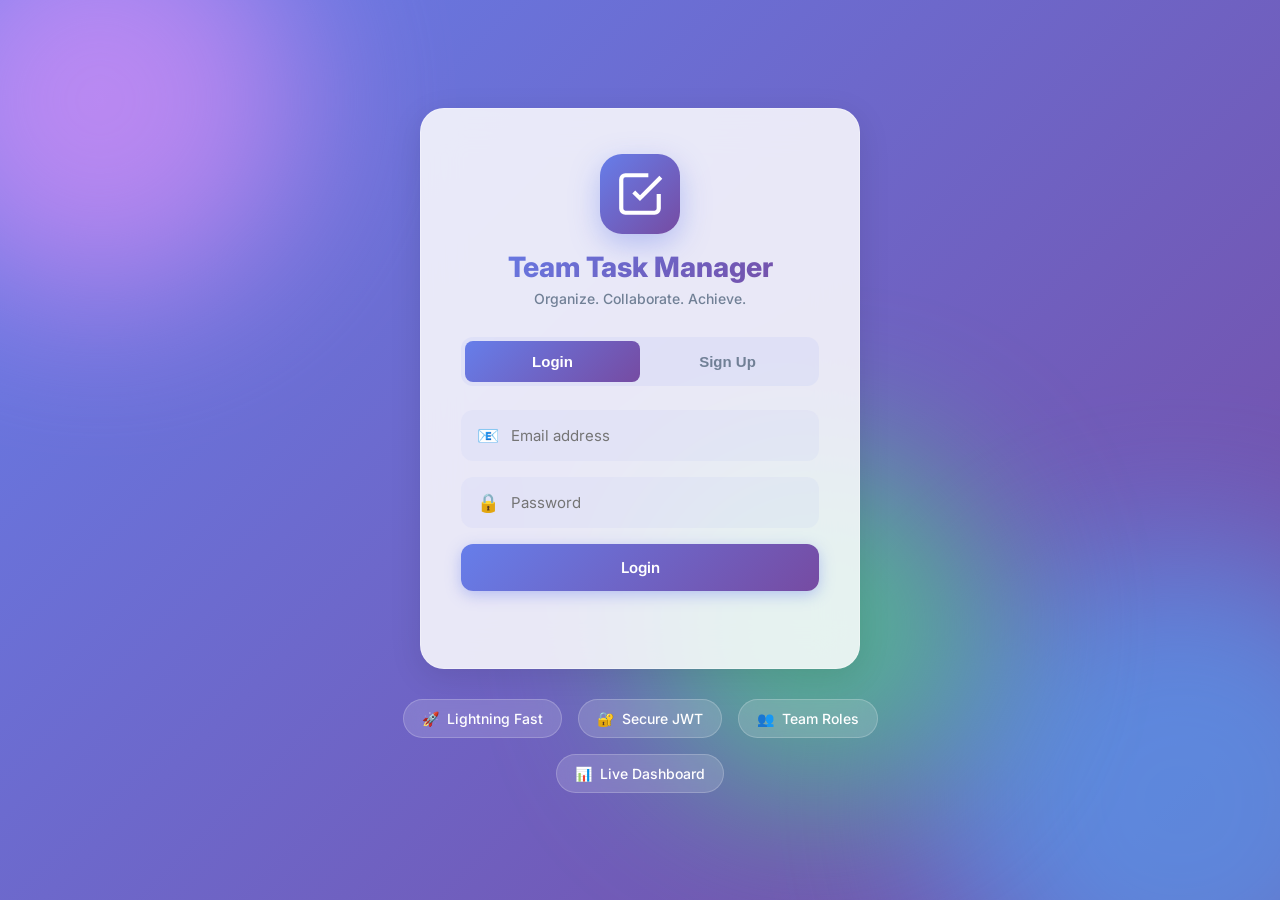
<file: static/index.html>
<!DOCTYPE html>
<html lang="en">
<head>
  <meta charset="UTF-8">
  <meta name="viewport" content="width=device-width, initial-scale=1.0">
  <title>Team Task Manager - Login</title>
  <link rel="stylesheet" href="/static/style.css">
  <link href="https://fonts.googleapis.com/css2?family=Inter:wght@400;500;600;700;800&display=swap" rel="stylesheet">
</head>
<body class="auth-page">
  <div class="bg-animation">
    <div class="bg-blob blob-1"></div>
    <div class="bg-blob blob-2"></div>
    <div class="bg-blob blob-3"></div>
    <div class="particles" id="particles"></div>
  </div>

  <div class="auth-container">
    <div class="auth-box glass">
      <div class="auth-header">
        <div class="logo-icon">
          <svg width="50" height="50" viewBox="0 0 24 24" fill="none" stroke="currentColor" stroke-width="2">
            <path d="M9 11l3 3L22 4"/>
            <path d="M21 12v7a2 2 0 01-2 2H5a2 2 0 01-2-2V5a2 2 0 012-2h11"/>
          </svg>
        </div>
        <h1>Team Task Manager</h1>
        <p class="tagline">Organize. Collaborate. Achieve.</p>
      </div>

      <div class="tabs">
        <button class="tab active" data-tab="login" onclick="switchTab('login', event)">
          <span>Login</span>
        </button>
        <button class="tab" data-tab="signup" onclick="switchTab('signup', event)">
          <span>Sign Up</span>
        </button>
        <div class="tab-indicator"></div>
      </div>

      <form id="login-form" class="auth-form">
        <div class="input-group">
          <span class="input-icon">📧</span>
          <input type="email" id="login-email" placeholder="Email address" required>
        </div>
        <div class="input-group">
          <span class="input-icon">🔒</span>
          <input type="password" id="login-password" placeholder="Password" required>
        </div>
        <button type="submit" class="btn-primary ripple">
          <span class="btn-text">Login</span>
          <span class="btn-loader hidden"></span>
        </button>
      </form>

      <form id="signup-form" class="auth-form hidden">
        <div class="input-group">
          <span class="input-icon">👤</span>
          <input type="text" id="signup-name" placeholder="Full name" required minlength="2">
        </div>
        <div class="input-group">
          <span class="input-icon">📧</span>
          <input type="email" id="signup-email" placeholder="Email address" required>
        </div>
        <div class="input-group">
          <span class="input-icon">🔒</span>
          <input type="password" id="signup-password" placeholder="Password (min 6 chars)" required minlength="6">
        </div>
        <div class="input-group">
          <span class="input-icon">⚡</span>
          <select id="signup-role">
            <option value="member">👥 Member</option>
            <option value="admin">👑 Admin</option>
          </select>
        </div>
        <button type="submit" class="btn-primary ripple">
          <span class="btn-text">Create Account</span>
          <span class="btn-loader hidden"></span>
        </button>
      </form>

      <p id="auth-msg" class="msg"></p>
    </div>

    <div class="features-preview">
      <div class="feature-item" style="--delay: 0.1s">
        <span class="feature-icon">🚀</span>
        <span>Lightning Fast</span>
      </div>
      <div class="feature-item" style="--delay: 0.2s">
        <span class="feature-icon">🔐</span>
        <span>Secure JWT</span>
      </div>
      <div class="feature-item" style="--delay: 0.3s">
        <span class="feature-icon">👥</span>
        <span>Team Roles</span>
      </div>
      <div class="feature-item" style="--delay: 0.4s">
        <span class="feature-icon">📊</span>
        <span>Live Dashboard</span>
      </div>
    </div>
  </div>

  <div id="toast-container"></div>

  <script>
    const particlesContainer = document.getElementById('particles');
    for (let i = 0; i < 30; i++) {
      const particle = document.createElement('div');
      particle.className = 'particle';
      particle.style.left = Math.random() * 100 + '%';
      particle.style.animationDelay = Math.random() * 20 + 's';
      particle.style.animationDuration = (15 + Math.random() * 15) + 's';
      particlesContainer.appendChild(particle);
    }

    function showToast(message, type = 'info') {
      const toast = document.createElement('div');
      toast.className = `toast toast-${type}`;
      toast.innerHTML = `<span>${type === 'success' ? '✅' : type === 'error' ? '❌' : 'ℹ️'}</span> ${message}`;
      document.getElementById('toast-container').appendChild(toast);
      setTimeout(() => toast.classList.add('show'), 10);
      setTimeout(() => {
        toast.classList.remove('show');
        setTimeout(() => toast.remove(), 300);
      }, 3000);
    }

    function switchTab(tab, event) {
      document.querySelectorAll('.tab').forEach(t => t.classList.remove('active'));
      event.target.closest('.tab').classList.add('active');
      const indicator = document.querySelector('.tab-indicator');
      indicator.style.transform = tab === 'login' ? 'translateX(0)' : 'translateX(100%)';
      document.getElementById('login-form').classList.toggle('hidden', tab !== 'login');
      document.getElementById('signup-form').classList.toggle('hidden', tab !== 'signup');
      document.getElementById('auth-msg').textContent = '';
    }

    function setLoading(form, isLoading) {
      const btn = form.querySelector('button[type="submit"]');
      const text = btn.querySelector('.btn-text');
      const loader = btn.querySelector('.btn-loader');
      btn.disabled = isLoading;
      text.classList.toggle('hidden', isLoading);
      loader.classList.toggle('hidden', !isLoading);
    }

    document.getElementById('login-form').addEventListener('submit', async (e) => {
      e.preventDefault();
      setLoading(e.target, true);
      const email = document.getElementById('login-email').value;
      const password = document.getElementById('login-password').value;
      try {
        const fd = new FormData();
        fd.append('username', email);
        fd.append('password', password);
        const res = await fetch('/api/auth/login', { method: 'POST', body: fd });
        const data = await res.json();
        if (!res.ok) throw new Error(data.detail || 'Login failed');
        localStorage.setItem('token', data.access_token);
        localStorage.setItem('user', JSON.stringify(data.user));
        showToast('Welcome back! Redirecting...', 'success');
        setTimeout(() => window.location.href = '/dashboard', 800);
      } catch (err) {
        showToast(err.message, 'error');
        setLoading(e.target, false);
      }
    });

    document.getElementById('signup-form').addEventListener('submit', async (e) => {
      e.preventDefault();
      setLoading(e.target, true);
      const body = {
        name: document.getElementById('signup-name').value,
        email: document.getElementById('signup-email').value,
        password: document.getElementById('signup-password').value,
        role: document.getElementById('signup-role').value,
      };
      try {
        const res = await fetch('/api/auth/signup', {
          method: 'POST',
          headers: { 'Content-Type': 'application/json' },
          body: JSON.stringify(body),
        });
        const data = await res.json();
        if (!res.ok) throw new Error(data.detail || 'Signup failed');
        localStorage.setItem('token', data.access_token);
        localStorage.setItem('user', JSON.stringify(data.user));
        showToast('Account created! Redirecting...', 'success');
        setTimeout(() => window.location.href = '/dashboard', 800);
      } catch (err) {
        showToast(err.message, 'error');
        setLoading(e.target, false);
      }
    });

    document.querySelectorAll('.ripple').forEach(btn => {
      btn.addEventListener('click', function(e) {
        const ripple = document.createElement('span');
        ripple.className = 'ripple-effect';
        const rect = this.getBoundingClientRect();
        ripple.style.left = (e.clientX - rect.left) + 'px';
        ripple.style.top = (e.clientY - rect.top) + 'px';
        this.appendChild(ripple);
        setTimeout(() => ripple.remove(), 600);
      });
    });
  </script>
</body>
</html>
</file>
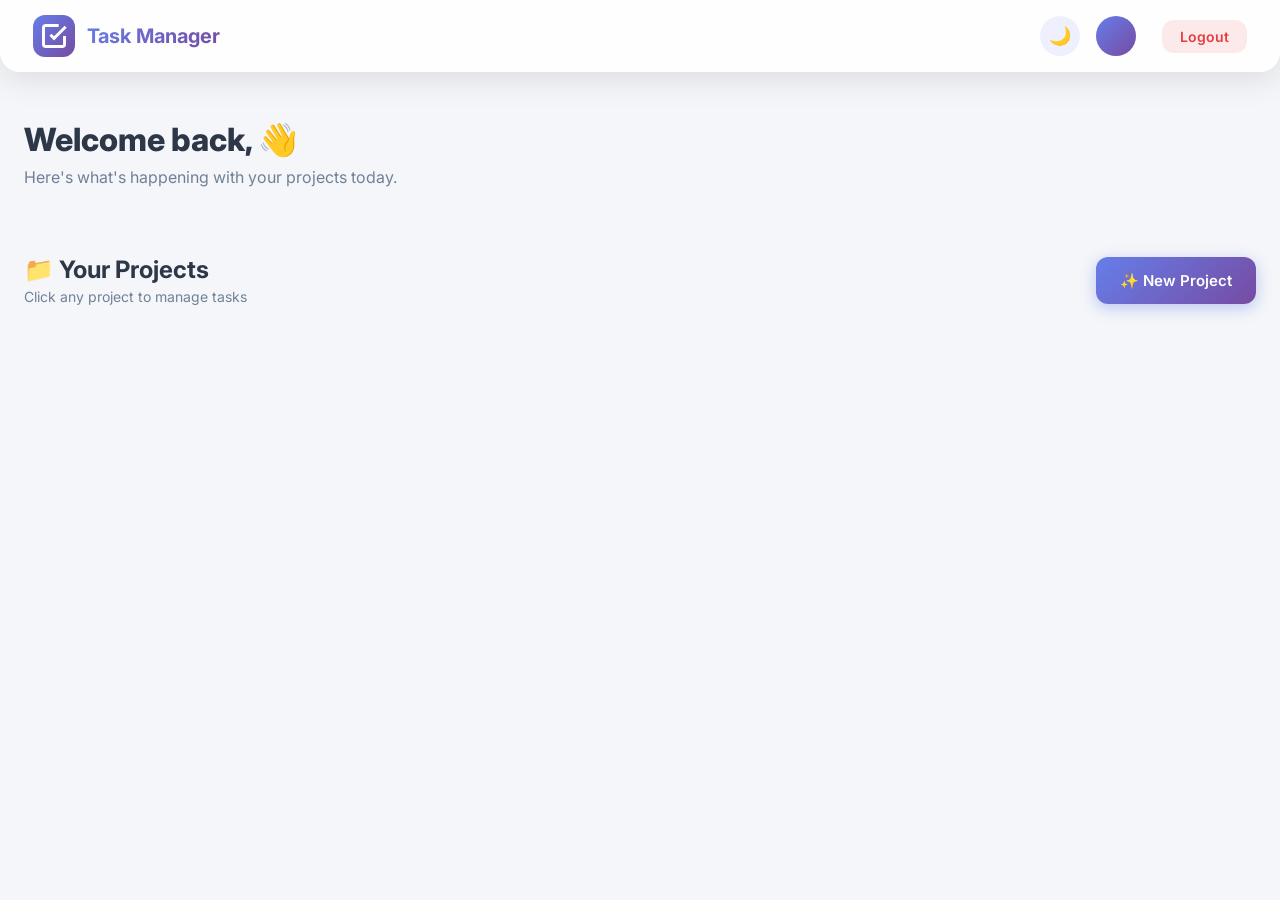
<file: static/dashboard.html>
<!DOCTYPE html>
<html lang="en">
<head>
  <meta charset="UTF-8">
  <meta name="viewport" content="width=device-width, initial-scale=1.0">
  <title>Dashboard - Team Task Manager</title>
  <link rel="stylesheet" href="/static/style.css">
  <link href="https://fonts.googleapis.com/css2?family=Inter:wght@400;500;600;700;800&display=swap" rel="stylesheet">
</head>
<body>
  <nav class="navbar glass">
    <div class="nav-left">
      <div class="logo-icon-small">
        <svg width="28" height="28" viewBox="0 0 24 24" fill="none" stroke="currentColor" stroke-width="2.5">
          <path d="M9 11l3 3L22 4"/>
          <path d="M21 12v7a2 2 0 01-2 2H5a2 2 0 01-2-2V5a2 2 0 012-2h11"/>
        </svg>
      </div>
      <h2>Task Manager</h2>
    </div>
    <div class="nav-right">
      <button class="theme-toggle" onclick="toggleTheme()" title="Toggle theme">
        <span id="theme-icon">🌙</span>
      </button>
      <div class="user-badge">
        <div class="avatar" id="user-avatar"></div>
        <div class="user-meta">
          <span id="user-name"></span>
          <span class="user-role" id="user-role"></span>
        </div>
      </div>
      <button class="btn-logout ripple" onclick="logout()">
        <span>Logout</span>
      </button>
    </div>
  </nav>

  <div class="container">
    <section class="hero">
      <h1 class="welcome-text">Welcome back, <span id="welcome-name" class="gradient-text"></span> 👋</h1>
      <p class="subtitle">Here's what's happening with your projects today.</p>
    </section>

    <section class="stats" id="stats"></section>

    <section class="section-block">
      <div class="section-header">
        <div>
          <h2>📁 Your Projects</h2>
          <p class="section-subtitle">Click any project to manage tasks</p>
        </div>
        <button class="btn-primary ripple" onclick="showCreateProject()">
          <span>✨ New Project</span>
        </button>
      </div>
      <div id="projects-list" class="grid"></div>
    </section>

    <section id="tasks-section" class="section-block hidden">
      <div class="section-header">
        <div>
          <h2 id="project-title"></h2>
          <p class="section-subtitle" id="project-desc"></p>
        </div>
        <div class="action-buttons">
          <button id="add-member-btn" class="btn-secondary ripple" onclick="showAddMember()">
            <span>👥 Add Member</span>
          </button>
          <button class="btn-primary ripple" onclick="showCreateTask()">
            <span>➕ New Task</span>
          </button>
        </div>
      </div>
      <div id="members-list" class="members"></div>
      <div class="kanban">
        <div class="column" data-status="todo">
          <div class="column-header">
            <h3>📝 To Do</h3>
            <span class="count" id="count-todo">0</span>
          </div>
          <div class="tasks" data-status="todo"></div>
        </div>
        <div class="column" data-status="in_progress">
          <div class="column-header">
            <h3>⚙️ In Progress</h3>
            <span class="count" id="count-in_progress">0</span>
          </div>
          <div class="tasks" data-status="in_progress"></div>
        </div>
        <div class="column" data-status="done">
          <div class="column-header">
            <h3>✅ Done</h3>
            <span class="count" id="count-done">0</span>
          </div>
          <div class="tasks" data-status="done"></div>
        </div>
      </div>
    </section>
  </div>

  <div id="modal" class="modal hidden">
    <div class="modal-overlay" onclick="closeModal()"></div>
    <div class="modal-content glass">
      <button class="close-btn" onclick="closeModal()">&times;</button>
      <div id="modal-body"></div>
    </div>
  </div>

  <div id="toast-container"></div>
  <canvas id="confetti-canvas"></canvas>

  <script src="/static/app.js"></script>
</body>
</html>
</file>
<file: static/style.css>
* { box-sizing: border-box; margin: 0; padding: 0; }

:root {
  --primary: #667eea;
  --primary-dark: #5568d3;
  --secondary: #764ba2;
  --success: #48bb78;
  --danger: #e53e3e;
  --warning: #f6ad55;
  --bg: #f4f6f9;
  --card-bg: rgba(255, 255, 255, 0.85);
  --text: #2d3748;
  --text-light: #718096;
  --border: rgba(255, 255, 255, 0.3);
  --shadow: 0 8px 32px rgba(0, 0, 0, 0.1);
  --shadow-hover: 0 12px 40px rgba(102, 126, 234, 0.25);
}

[data-theme="dark"] {
  --bg: #0f1419;
  --card-bg: rgba(30, 41, 59, 0.85);
  --text: #f1f5f9;
  --text-light: #94a3b8;
  --border: rgba(255, 255, 255, 0.1);
}

body {
  font-family: 'Inter', -apple-system, system-ui, sans-serif;
  background: var(--bg);
  color: var(--text);
  min-height: 100vh;
  overflow-x: hidden;
  transition: background 0.4s ease;
}

.bg-animation {
  position: fixed; inset: 0; z-index: -1; overflow: hidden;
  background: linear-gradient(135deg, #667eea 0%, #764ba2 100%);
}

.bg-blob {
  position: absolute;
  border-radius: 50%;
  filter: blur(80px);
  opacity: 0.6;
  animation: float 20s infinite ease-in-out;
}

.blob-1 { width: 400px; height: 400px; background: #f093fb; top: -100px; left: -100px; }
.blob-2 { width: 500px; height: 500px; background: #4facfe; bottom: -150px; right: -150px; animation-delay: 5s; }
.blob-3 { width: 350px; height: 350px; background: #43e97b; top: 50%; left: 50%; animation-delay: 10s; }

@keyframes float {
  0%, 100% { transform: translate(0, 0) scale(1); }
  33% { transform: translate(50px, -50px) scale(1.1); }
  66% { transform: translate(-30px, 30px) scale(0.9); }
}

.particles { position: absolute; width: 100%; height: 100%; }

.particle {
  position: absolute;
  width: 4px; height: 4px;
  background: rgba(255, 255, 255, 0.6);
  border-radius: 50%;
  bottom: -10px;
  animation: particleFloat 20s linear infinite;
}

@keyframes particleFloat {
  0% { transform: translateY(0) translateX(0); opacity: 0; }
  10%, 90% { opacity: 1; }
  100% { transform: translateY(-100vh) translateX(100px); opacity: 0; }
}

.glass {
  background: var(--card-bg);
  backdrop-filter: blur(20px);
  -webkit-backdrop-filter: blur(20px);
  border: 1px solid var(--border);
  box-shadow: var(--shadow);
}

.hidden { display: none !important; }

.auth-container {
  min-height: 100vh;
  display: flex;
  flex-direction: column;
  align-items: center;
  justify-content: center;
  padding: 20px;
  gap: 30px;
}

.auth-box {
  padding: 45px 40px;
  border-radius: 24px;
  width: 100%;
  max-width: 440px;
  animation: slideUp 0.6s cubic-bezier(0.16, 1, 0.3, 1);
}

@keyframes slideUp {
  from { opacity: 0; transform: translateY(40px); }
  to { opacity: 1; transform: translateY(0); }
}

.auth-header { text-align: center; margin-bottom: 30px; }

.logo-icon {
  display: inline-flex;
  align-items: center;
  justify-content: center;
  width: 80px; height: 80px;
  background: linear-gradient(135deg, var(--primary), var(--secondary));
  color: white;
  border-radius: 22px;
  margin-bottom: 16px;
  box-shadow: 0 10px 30px rgba(102, 126, 234, 0.4);
  animation: pulse 2s infinite;
}

@keyframes pulse {
  0%, 100% { transform: scale(1); }
  50% { transform: scale(1.05); }
}

.auth-header h1 {
  font-size: 28px;
  font-weight: 800;
  background: linear-gradient(135deg, var(--primary), var(--secondary));
  -webkit-background-clip: text;
  -webkit-text-fill-color: transparent;
  margin-bottom: 6px;
}

.tagline { color: var(--text-light); font-size: 14px; font-weight: 500; }

.tabs {
  position: relative;
  display: flex;
  background: rgba(102, 126, 234, 0.08);
  border-radius: 12px;
  padding: 4px;
  margin-bottom: 24px;
}

.tab {
  flex: 1;
  background: none;
  border: none;
  padding: 12px;
  cursor: pointer;
  font-size: 15px;
  font-weight: 600;
  color: var(--text-light);
  position: relative;
  z-index: 2;
  transition: color 0.3s;
}

.tab.active { color: white; }

.tab-indicator {
  position: absolute;
  top: 4px;
  left: 4px;
  width: calc(50% - 4px);
  height: calc(100% - 8px);
  background: linear-gradient(135deg, var(--primary), var(--secondary));
  border-radius: 8px;
  transition: transform 0.4s cubic-bezier(0.16, 1, 0.3, 1);
  z-index: 1;
}

.auth-form { animation: fadeIn 0.4s ease; }

@keyframes fadeIn {
  from { opacity: 0; transform: translateY(10px); }
  to { opacity: 1; transform: translateY(0); }
}

.input-group { position: relative; margin-bottom: 16px; }

.input-icon {
  position: absolute;
  left: 16px;
  top: 50%;
  transform: translateY(-50%);
  font-size: 18px;
  pointer-events: none;
}

.input-group input,
.input-group select {
  width: 100%;
  padding: 14px 16px 14px 48px;
  border: 2px solid transparent;
  background: rgba(102, 126, 234, 0.05);
  border-radius: 12px;
  font-size: 15px;
  font-family: inherit;
  color: var(--text);
  transition: all 0.3s;
}

.input-group input:focus,
.input-group select:focus {
  outline: none;
  border-color: var(--primary);
  background: white;
  box-shadow: 0 0 0 4px rgba(102, 126, 234, 0.15);
  transform: translateY(-2px);
}

.btn-primary, .btn-secondary, .btn-logout {
  position: relative;
  overflow: hidden;
  border: none;
  cursor: pointer;
  font-family: inherit;
  font-weight: 600;
  font-size: 15px;
  border-radius: 12px;
  padding: 14px 24px;
  transition: all 0.3s cubic-bezier(0.16, 1, 0.3, 1);
  display: inline-flex;
  align-items: center;
  justify-content: center;
  gap: 8px;
}

.btn-primary {
  background: linear-gradient(135deg, var(--primary), var(--secondary));
  color: white;
  width: 100%;
  box-shadow: 0 4px 15px rgba(102, 126, 234, 0.4);
}

.section-header .btn-primary { width: auto; }

.btn-primary:hover:not(:disabled) {
  transform: translateY(-2px);
  box-shadow: 0 8px 25px rgba(102, 126, 234, 0.5);
}

.btn-primary:disabled { opacity: 0.7; cursor: not-allowed; }

.btn-secondary {
  background: rgba(102, 126, 234, 0.1);
  color: var(--primary);
  border: 2px solid rgba(102, 126, 234, 0.2);
}

.btn-secondary:hover {
  background: rgba(102, 126, 234, 0.2);
  transform: translateY(-2px);
}

.btn-logout {
  background: rgba(229, 62, 62, 0.1);
  color: var(--danger);
  padding: 8px 18px;
  font-size: 14px;
}

.btn-logout:hover { background: var(--danger); color: white; }

.btn-loader {
  width: 20px; height: 20px;
  border: 3px solid rgba(255, 255, 255, 0.3);
  border-top-color: white;
  border-radius: 50%;
  animation: spin 0.8s linear infinite;
}

@keyframes spin { to { transform: rotate(360deg); } }

.ripple-effect {
  position: absolute;
  border-radius: 50%;
  background: rgba(255, 255, 255, 0.6);
  transform: translate(-50%, -50%);
  pointer-events: none;
  width: 0; height: 0;
  animation: rippleAnim 0.6s ease-out;
}

@keyframes rippleAnim {
  to { width: 500px; height: 500px; opacity: 0; }
}

.features-preview {
  display: flex;
  gap: 16px;
  flex-wrap: wrap;
  justify-content: center;
  max-width: 600px;
}

.feature-item {
  display: flex;
  align-items: center;
  gap: 8px;
  background: rgba(255, 255, 255, 0.15);
  backdrop-filter: blur(10px);
  padding: 10px 18px;
  border-radius: 30px;
  color: white;
  font-size: 14px;
  font-weight: 500;
  border: 1px solid rgba(255, 255, 255, 0.2);
  animation: slideUp 0.6s ease both;
  animation-delay: var(--delay);
}

.navbar {
  position: sticky;
  top: 0;
  padding: 14px 32px;
  display: flex;
  justify-content: space-between;
  align-items: center;
  z-index: 50;
  border-radius: 0 0 20px 20px;
  margin-bottom: 24px;
}

.nav-left { display: flex; align-items: center; gap: 12px; }

.logo-icon-small {
  width: 42px; height: 42px;
  background: linear-gradient(135deg, var(--primary), var(--secondary));
  color: white;
  border-radius: 12px;
  display: flex;
  align-items: center;
  justify-content: center;
}

.navbar h2 {
  font-size: 20px;
  font-weight: 700;
  background: linear-gradient(135deg, var(--primary), var(--secondary));
  -webkit-background-clip: text;
  -webkit-text-fill-color: transparent;
}

.nav-right { display: flex; align-items: center; gap: 16px; }

.theme-toggle {
  background: rgba(102, 126, 234, 0.1);
  border: none;
  width: 40px; height: 40px;
  border-radius: 50%;
  cursor: pointer;
  font-size: 18px;
  transition: transform 0.4s;
}

.theme-toggle:hover { transform: rotate(180deg); }

.user-badge { display: flex; align-items: center; gap: 10px; }

.avatar {
  width: 40px; height: 40px;
  border-radius: 50%;
  background: linear-gradient(135deg, var(--primary), var(--secondary));
  color: white;
  display: flex;
  align-items: center;
  justify-content: center;
  font-weight: 700;
  font-size: 16px;
}

.user-meta { display: flex; flex-direction: column; font-size: 13px; }
.user-meta span:first-child { font-weight: 600; }

.user-role {
  color: var(--text-light);
  font-size: 11px;
  text-transform: uppercase;
  letter-spacing: 0.5px;
}

.container { max-width: 1280px; margin: 0 auto; padding: 0 24px 60px; }

.hero { padding: 24px 0 32px; animation: slideUp 0.6s ease; }

.welcome-text { font-size: 32px; font-weight: 800; margin-bottom: 8px; }

.gradient-text {
  background: linear-gradient(135deg, var(--primary), var(--secondary));
  -webkit-background-clip: text;
  -webkit-text-fill-color: transparent;
}

.subtitle { color: var(--text-light); font-size: 16px; }

.stats {
  display: grid;
  grid-template-columns: repeat(auto-fit, minmax(180px, 1fr));
  gap: 16px;
  margin-bottom: 36px;
}

.stat-card {
  padding: 24px;
  border-radius: 18px;
  text-align: center;
  background: var(--card-bg);
  backdrop-filter: blur(20px);
  border: 1px solid var(--border);
  box-shadow: var(--shadow);
  cursor: pointer;
  transition: all 0.4s cubic-bezier(0.16, 1, 0.3, 1);
  animation: slideUp 0.6s ease both;
  position: relative;
  overflow: hidden;
}

.stat-card::before {
  content: '';
  position: absolute;
  top: 0; left: 0; right: 0;
  height: 4px;
  background: linear-gradient(90deg, var(--primary), var(--secondary));
}

.stat-card:nth-child(1) { animation-delay: 0.05s; }
.stat-card:nth-child(2) { animation-delay: 0.1s; }
.stat-card:nth-child(3) { animation-delay: 0.15s; }
.stat-card:nth-child(4) { animation-delay: 0.2s; }
.stat-card:nth-child(5) { animation-delay: 0.25s; }

.stat-card:hover {
  transform: translateY(-6px) scale(1.02);
  box-shadow: var(--shadow-hover);
}

.stat-card h3 {
  font-size: 42px;
  font-weight: 800;
  margin-bottom: 4px;
  background: linear-gradient(135deg, var(--primary), var(--secondary));
  -webkit-background-clip: text;
  -webkit-text-fill-color: transparent;
}

.stat-card p {
  color: var(--text-light);
  font-size: 13px;
  font-weight: 600;
  text-transform: uppercase;
  letter-spacing: 0.5px;
}

.stat-overdue::before { background: linear-gradient(90deg, var(--danger), #ff6b6b); }

.stat-overdue h3 {
  background: linear-gradient(135deg, var(--danger), #ff6b6b);
  -webkit-background-clip: text;
  -webkit-text-fill-color: transparent;
}

.stat-icon { font-size: 28px; margin-bottom: 8px; }

.section-block { margin-bottom: 40px; animation: slideUp 0.7s ease; }

.section-header {
  display: flex;
  justify-content: space-between;
  align-items: center;
  margin-bottom: 20px;
  flex-wrap: wrap;
  gap: 16px;
}

.section-header h2 { font-size: 24px; font-weight: 700; }

.section-subtitle { color: var(--text-light); font-size: 14px; margin-top: 4px; }

.action-buttons { display: flex; gap: 10px; }

.grid {
  display: grid;
  grid-template-columns: repeat(auto-fill, minmax(300px, 1fr));
  gap: 20px;
}

.project-card {
  padding: 24px;
  border-radius: 18px;
  cursor: pointer;
  background: var(--card-bg);
  backdrop-filter: blur(20px);
  border: 1px solid var(--border);
  box-shadow: var(--shadow);
  transition: all 0.4s cubic-bezier(0.16, 1, 0.3, 1);
  position: relative;
  overflow: hidden;
  animation: slideUp 0.6s ease both;
}

.project-card::before {
  content: '';
  position: absolute;
  inset: 0;
  background: linear-gradient(135deg, rgba(102, 126, 234, 0.05), rgba(118, 75, 162, 0.05));
  opacity: 0;
  transition: opacity 0.3s;
}

.project-card:hover {
  transform: translateY(-8px) scale(1.02);
  box-shadow: var(--shadow-hover);
  border-color: var(--primary);
}

.project-card:hover::before { opacity: 1; }

.project-card h3 { font-size: 18px; margin-bottom: 8px; position: relative; }

.project-card p {
  color: var(--text-light);
  font-size: 14px;
  margin-bottom: 16px;
  position: relative;
  line-height: 1.5;
}

.project-meta {
  display: flex;
  align-items: center;
  gap: 12px;
  font-size: 13px;
  color: var(--text-light);
  position: relative;
}

.empty-state {
  text-align: center;
  padding: 60px 20px;
  color: var(--text-light);
  grid-column: 1 / -1;
}

.empty-state-icon { font-size: 60px; margin-bottom: 12px; opacity: 0.5; }

.members {
  display: flex;
  flex-wrap: wrap;
  gap: 8px;
  margin-bottom: 24px;
}

.member-chip {
  background: var(--card-bg);
  backdrop-filter: blur(10px);
  padding: 8px 14px;
  border-radius: 30px;
  font-size: 13px;
  font-weight: 500;
  border: 1px solid var(--border);
  display: flex;
  align-items: center;
  gap: 8px;
  animation: slideIn 0.4s ease;
}

.mini-avatar {
  width: 24px; height: 24px;
  border-radius: 50%;
  background: linear-gradient(135deg, var(--primary), var(--secondary));
  color: white;
  display: flex;
  align-items: center;
  justify-content: center;
  font-size: 11px;
  font-weight: 700;
}

@keyframes slideIn {
  from { opacity: 0; transform: scale(0.8); }
  to { opacity: 1; transform: scale(1); }
}

.kanban {
  display: grid;
  grid-template-columns: repeat(3, 1fr);
  gap: 18px;
}

.column {
  background: var(--card-bg);
  backdrop-filter: blur(20px);
  padding: 20px;
  border-radius: 18px;
  min-height: 400px;
  border: 1px solid var(--border);
  transition: all 0.3s;
}

.column.drag-over {
  background: rgba(102, 126, 234, 0.15);
  border: 2px dashed var(--primary);
  transform: scale(1.02);
}

.column-header {
  display: flex;
  align-items: center;
  justify-content: space-between;
  margin-bottom: 16px;
  padding-bottom: 12px;
  border-bottom: 2px solid var(--border);
}

.column-header h3 { font-size: 16px; font-weight: 700; }

.count {
  background: rgba(102, 126, 234, 0.15);
  color: var(--primary);
  padding: 2px 10px;
  border-radius: 20px;
  font-size: 12px;
  font-weight: 700;
  min-width: 28px;
  text-align: center;
}

.task-card {
  background: white;
  padding: 16px;
  border-radius: 14px;
  margin-bottom: 12px;
  box-shadow: 0 2px 10px rgba(0, 0, 0, 0.06);
  border-left: 4px solid var(--primary);
  cursor: grab;
  transition: all 0.3s cubic-bezier(0.16, 1, 0.3, 1);
  animation: cardPop 0.4s ease;
  position: relative;
}

[data-theme="dark"] .task-card { background: rgba(255, 255, 255, 0.05); }

@keyframes cardPop {
  from { opacity: 0; transform: scale(0.9); }
  to { opacity: 1; transform: scale(1); }
}

.task-card:hover {
  transform: translateY(-3px) scale(1.02);
  box-shadow: 0 8px 25px rgba(0, 0, 0, 0.12);
}

.task-card.dragging {
  opacity: 0.5;
  cursor: grabbing;
  transform: rotate(3deg);
}

.task-card.priority-high { border-left-color: var(--danger); }
.task-card.priority-medium { border-left-color: var(--warning); }
.task-card.priority-low { border-left-color: var(--success); }

.task-card.overdue {
  background: linear-gradient(135deg, #fff5f5, #ffe5e5);
  animation: overdueShake 0.5s ease;
}

[data-theme="dark"] .task-card.overdue { background: rgba(229, 62, 62, 0.1); }

@keyframes overdueShake {
  0%, 100% { transform: translateX(0); }
  25% { transform: translateX(-3px); }
  75% { transform: translateX(3px); }
}

.task-card h4 { font-size: 15px; font-weight: 600; margin-bottom: 6px; }

.task-card .task-desc {
  font-size: 13px;
  color: var(--text-light);
  margin-bottom: 10px;
  line-height: 1.4;
}

.priority-badge {
  display: inline-block;
  padding: 2px 8px;
  border-radius: 8px;
  font-size: 10px;
  font-weight: 700;
  text-transform: uppercase;
  letter-spacing: 0.5px;
  margin-bottom: 8px;
}

.priority-badge.high { background: rgba(229, 62, 62, 0.15); color: var(--danger); }
.priority-badge.medium { background: rgba(246, 173, 85, 0.15); color: var(--warning); }
.priority-badge.low { background: rgba(72, 187, 120, 0.15); color: var(--success); }

.task-meta {
  display: flex;
  justify-content: space-between;
  align-items: center;
  margin-top: 10px;
  font-size: 12px;
  color: var(--text-light);
}

.task-actions {
  margin-top: 12px;
  display: flex;
  gap: 6px;
  align-items: center;
}

.task-actions select {
  flex: 1;
  font-size: 12px;
  padding: 6px 8px;
  border: 1px solid var(--border);
  border-radius: 8px;
  background: white;
  cursor: pointer;
  font-family: inherit;
}

[data-theme="dark"] .task-actions select {
  background: rgba(255, 255, 255, 0.05);
  color: var(--text);
}

.btn-delete {
  background: rgba(229, 62, 62, 0.1);
  color: var(--danger);
  border: none;
  padding: 6px 10px;
  border-radius: 8px;
  cursor: pointer;
  font-size: 14px;
  transition: all 0.3s;
}

.btn-delete:hover {
  background: var(--danger);
  color: white;
  transform: scale(1.1);
}

.modal {
  position: fixed;
  inset: 0;
  display: flex;
  align-items: center;
  justify-content: center;
  z-index: 1000;
  animation: modalFadeIn 0.3s ease;
}

@keyframes modalFadeIn {
  from { opacity: 0; }
  to { opacity: 1; }
}

.modal-overlay {
  position: absolute;
  inset: 0;
  background: rgba(0, 0, 0, 0.5);
  backdrop-filter: blur(4px);
}

.modal-content {
  position: relative;
  padding: 32px;
  border-radius: 22px;
  width: 90%;
  max-width: 480px;
  max-height: 90vh;
  overflow-y: auto;
  animation: modalSlideUp 0.4s cubic-bezier(0.16, 1, 0.3, 1);
}

@keyframes modalSlideUp {
  from { opacity: 0; transform: translateY(40px) scale(0.95); }
  to { opacity: 1; transform: translateY(0) scale(1); }
}

.close-btn {
  position: absolute;
  right: 16px;
  top: 16px;
  width: 36px; height: 36px;
  border-radius: 50%;
  border: none;
  background: rgba(229, 62, 62, 0.1);
  color: var(--danger);
  font-size: 20px;
  cursor: pointer;
  transition: all 0.3s;
}

.close-btn:hover {
  background: var(--danger);
  color: white;
  transform: rotate(90deg);
}

.modal h2 { margin-bottom: 20px; font-size: 22px; }

.modal input,
.modal textarea,
.modal select {
  width: 100%;
  padding: 12px 14px;
  margin-bottom: 14px;
  border: 2px solid transparent;
  background: rgba(102, 126, 234, 0.05);
  border-radius: 10px;
  font-family: inherit;
  font-size: 14px;
  color: var(--text);
  transition: all 0.3s;
}

.modal input:focus,
.modal textarea:focus,
.modal select:focus {
  outline: none;
  border-color: var(--primary);
  background: white;
  box-shadow: 0 0 0 3px rgba(102, 126, 234, 0.15);
}

.modal textarea { resize: vertical; min-height: 80px; }

.modal button[type="submit"] {
  background: linear-gradient(135deg, var(--primary), var(--secondary));
  color: white;
  border: none;
  padding: 12px 24px;
  border-radius: 12px;
  cursor: pointer;
  width: 100%;
  font-weight: 600;
  font-size: 15px;
  font-family: inherit;
  transition: all 0.3s;
  box-shadow: 0 4px 15px rgba(102, 126, 234, 0.4);
}

.modal button[type="submit"]:hover {
  transform: translateY(-2px);
  box-shadow: 0 8px 25px rgba(102, 126, 234, 0.5);
}

#toast-container {
  position: fixed;
  top: 24px;
  right: 24px;
  z-index: 2000;
  display: flex;
  flex-direction: column;
  gap: 10px;
}

.toast {
  background: white;
  color: var(--text);
  padding: 14px 20px;
  border-radius: 12px;
  box-shadow: 0 10px 30px rgba(0, 0, 0, 0.15);
  display: flex;
  align-items: center;
  gap: 10px;
  font-weight: 500;
  font-size: 14px;
  min-width: 280px;
  transform: translateX(400px);
  transition: transform 0.4s cubic-bezier(0.16, 1, 0.3, 1);
  border-left: 4px solid var(--primary);
}

[data-theme="dark"] .toast { background: #1e293b; color: white; }

.toast.show { transform: translateX(0); }

.toast-success { border-left-color: var(--success); }
.toast-error { border-left-color: var(--danger); }

.msg {
  text-align: center;
  margin-top: 12px;
  min-height: 20px;
  color: var(--danger);
  font-size: 14px;
}

#confetti-canvas {
  position: fixed;
  top: 0; left: 0;
  width: 100%; height: 100%;
  pointer-events: none;
  z-index: 9999;
}

@media (max-width: 768px) {
  .navbar { padding: 12px 16px; }
  .nav-right { gap: 8px; }
  .user-meta { display: none; }
  .container { padding: 0 16px 40px; }
  .welcome-text { font-size: 24px; }
  .kanban { grid-template-columns: 1fr; }
  .section-header { flex-direction: column; align-items: flex-start; }
  .stats { grid-template-columns: repeat(2, 1fr); }
}

::-webkit-scrollbar { width: 10px; }
::-webkit-scrollbar-track { background: transparent; }
::-webkit-scrollbar-thumb { background: var(--primary); border-radius: 10px; }
::-webkit-scrollbar-thumb:hover { background: var(--secondary); }
</file>
